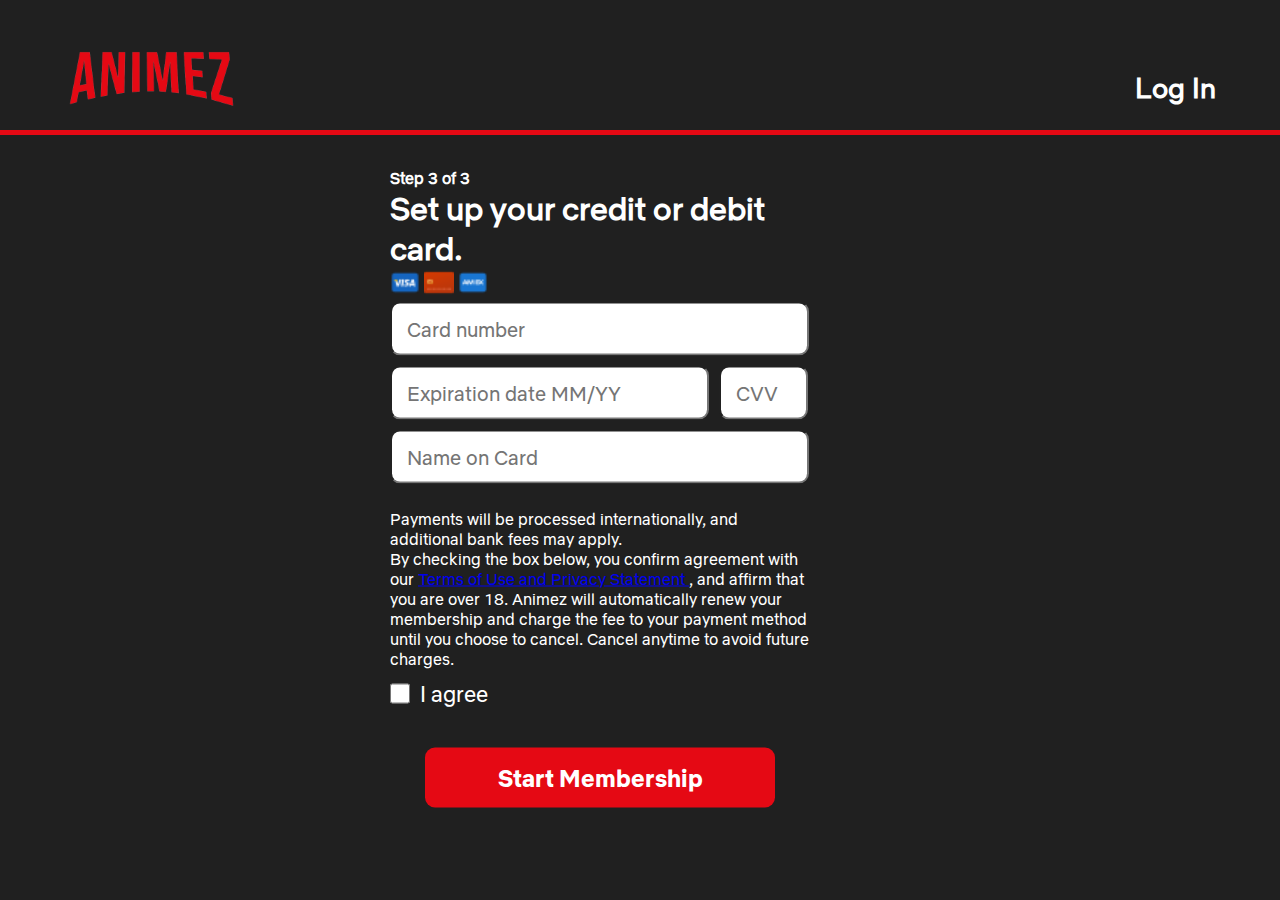
<file: src/creditdebit.html>
<!DOCTYPE html>
<html lang="en">
  <head>
    <meta charset="UTF-8" />
    <meta name="viewport" content="width=device-width, initial-scale=1.0" />
    <title>Sign Up</title>
    <link rel="stylesheet" href="/styles/creditdebit.css" />
    <script src="/script/creditdebit.js"></script>
  </head>
  <body>
    <div class="header">
      <nav>
        <img src="/images/Animez Logo.png" />
        <a href="/src/login.html">Log In</a>
      </nav>
      <div class="container">
        <div class="texts">
          <h4>Step 3 of 3</h4>
          <h1>Set up your credit or debit card.</h1>
          <div class="images">
            <img src="/images/Visa.png" />
            <img src="/images/Credit Card.png" />
            <img src="/images/American Express.png" />
          </div>
          <form>
            <input
              id="cardnum"
              type="text"
              autocomplete="off"
              maxlength="16"
              placeholder="Card number"
              required
            />
            <input
              id="expirationdate"
              type="text"
              placeholder="Expiration date MM/YY"
              autocomplete="off"
              maxlength="5"
              required
            />
            <input
              id="cvv"
              type="text"
              placeholder="CVV"
              required
              autocomplete="off"
              maxlength="3"
            />
            <input
              id="nameofcard"
              type="text"
              autocomplete="off"
              maxlength="50"
              placeholder="Name on Card"
              required
            />
          </form>
          <div class="paragraphs">
            <p>
              Payments will be processed internationally, and additional bank
              fees may apply.
            </p>
            <p>
              By checking the box below, you confirm agreement with our
              <a href="#">Terms of Use and Privacy Statement </a>, and affirm
              that you are over 18. Animez will automatically renew your
              membership and charge the fee to your payment method until you
              choose to cancel. Cancel anytime to avoid future charges.
            </p>
            <div class="checkbox">
              <input id="check" type="checkbox" />
              <p>I agree</p>
            </div>
            <div class="button">
              <button id="startmembership">Start Membership</button>
            </div>
          </div>
        </div>
      </div>
    </div>
  </body>
</html>
</file>
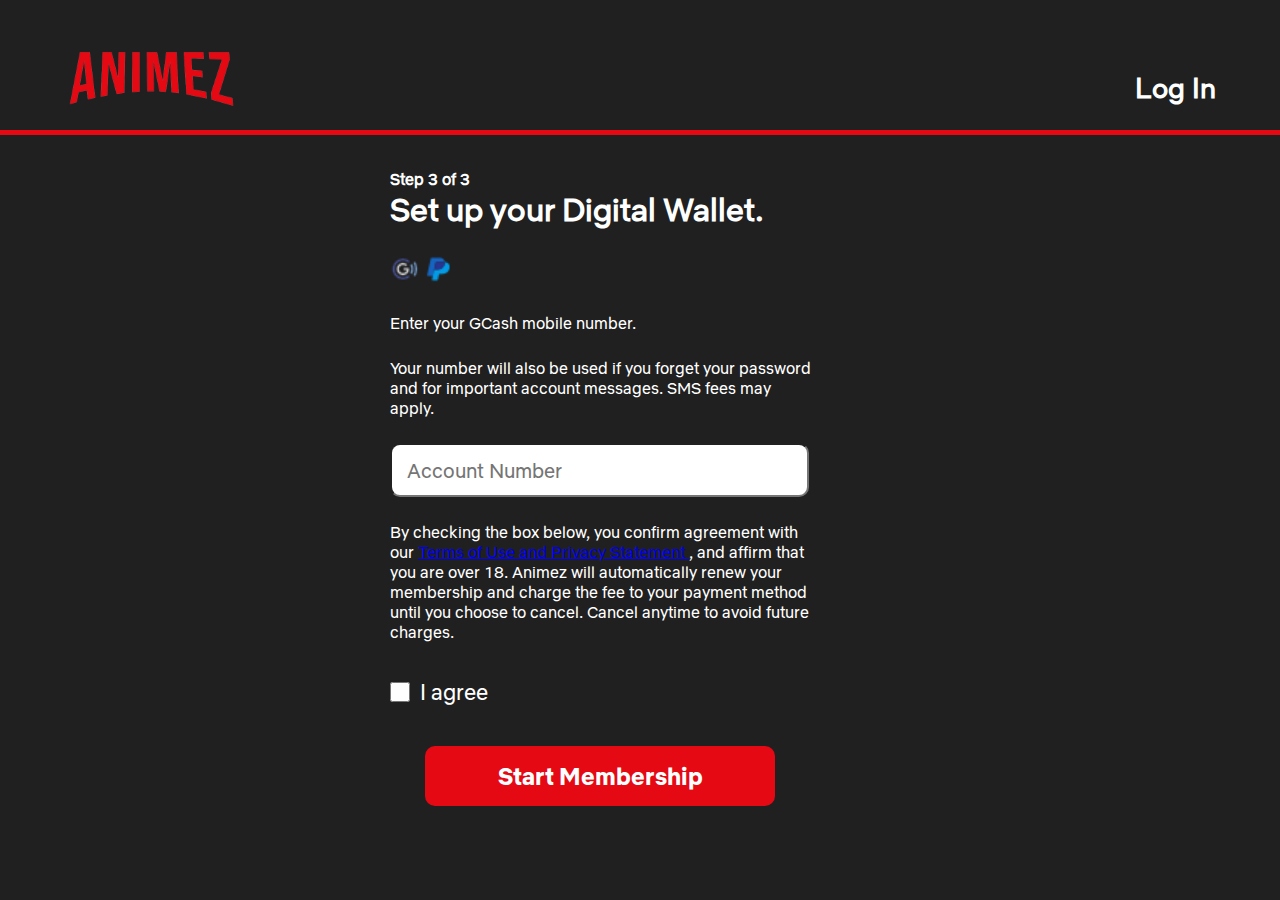
<file: src/digitalwallet.html>
<!DOCTYPE html>
<html lang="en">
  <head>
    <meta charset="UTF-8" />
    <meta name="viewport" content="width=device-width, initial-scale=1.0" />
    <title>Sign Up</title>
    <link rel="stylesheet" href="/styles/digitalwallet.css" />
    <script src="/script/digitalwallet.js"></script>
  </head>
  <body>
    <div class="header">
      <nav>
        <img src="/images/Animez Logo.png" />
        <a href="/src/login.html">Log In</a>
      </nav>
      <div class="container">
        <div class="texts">
          <h4>Step 3 of 3</h4>
          <h1>Set up your Digital Wallet.</h1>
          <div class="images">
            <img src="/images/Gcash.png" />
            <img src="/images/PayPal.png" />
          </div>
          <div class="par">
            <p id="onepar">Enter your GCash mobile number.</p>
            <p>
              Your number will also be used if you forget your password and for
              important account messages. SMS fees may apply.
            </p>
          </div>

          <form>
            <input
              id="accnum"
              type="text"
              placeholder="Account Number"
              required
              autocomplete="off"
              maxlength="10"
            />
          </form>
          <div class="paragraphs">
            <p>
              By checking the box below, you confirm agreement with our
              <a href="#">Terms of Use and Privacy Statement </a>, and affirm
              that you are over 18. Animez will automatically renew your
              membership and charge the fee to your payment method until you
              choose to cancel. Cancel anytime to avoid future charges.
            </p>
            <div class="checkbox">
              <input id="check" type="checkbox" />
              <p>I agree</p>
            </div>
            <div class="button">
              <button id="startmembership">Start Membership</button>
            </div>
          </div>
        </div>
      </div>
    </div>
  </body>
</html>
</file>
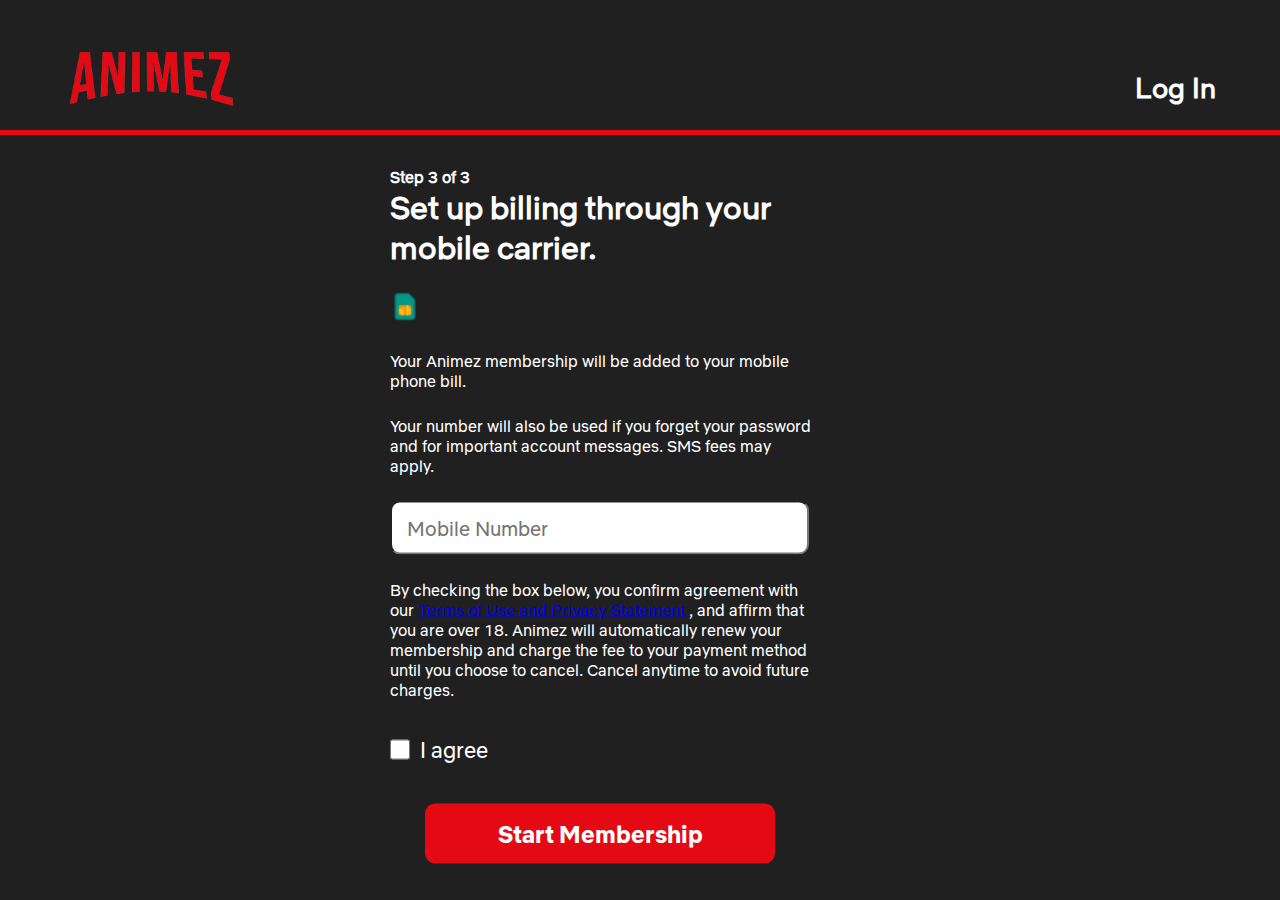
<file: src/mobilebill.html>
<!DOCTYPE html>
<html lang="en">
  <head>
    <meta charset="UTF-8" />
    <meta name="viewport" content="width=device-width, initial-scale=1.0" />
    <title>Sign Up</title>
    <link rel="stylesheet" href="/styles/mobilebill.css" />
    <script src="/script/mobilebill.js"></script>
  </head>
  <body>
    <div class="header">
      <nav>
        <img src="/images/Animez Logo.png" />
        <a href="/src/login.html">Log In</a>
      </nav>
      <div class="container">
        <div class="texts">
          <h4>Step 3 of 3</h4>
          <h1>Set up billing through your mobile carrier.</h1>
          <div class="images">
            <img src="/images/Sim Card.png" />
          </div>
          <div class="par">
            <p id="onepar">
              Your Animez membership will be added to your mobile phone bill.
            </p>
            <p>
              Your number will also be used if you forget your password and for
              important account messages. SMS fees may apply.
            </p>
          </div>

          <form>
            <input
              id="mobilenumber"
              type="text"
              placeholder="Mobile Number"
              required
              autocomplete="off"
              maxlength="11"
            />
          </form>
          <div class="paragraphs">
            <p>
              By checking the box below, you confirm agreement with our
              <a href="#">Terms of Use and Privacy Statement </a>, and affirm
              that you are over 18. Animez will automatically renew your
              membership and charge the fee to your payment method until you
              choose to cancel. Cancel anytime to avoid future charges.
            </p>
            <div class="checkbox">
              <input id="check" type="checkbox" />
              <p>I agree</p>
            </div>
            <div class="button">
              <button id="startmembership">Start Membership</button>
            </div>
          </div>
        </div>
      </div>
    </div>
  </body>
</html>
</file>
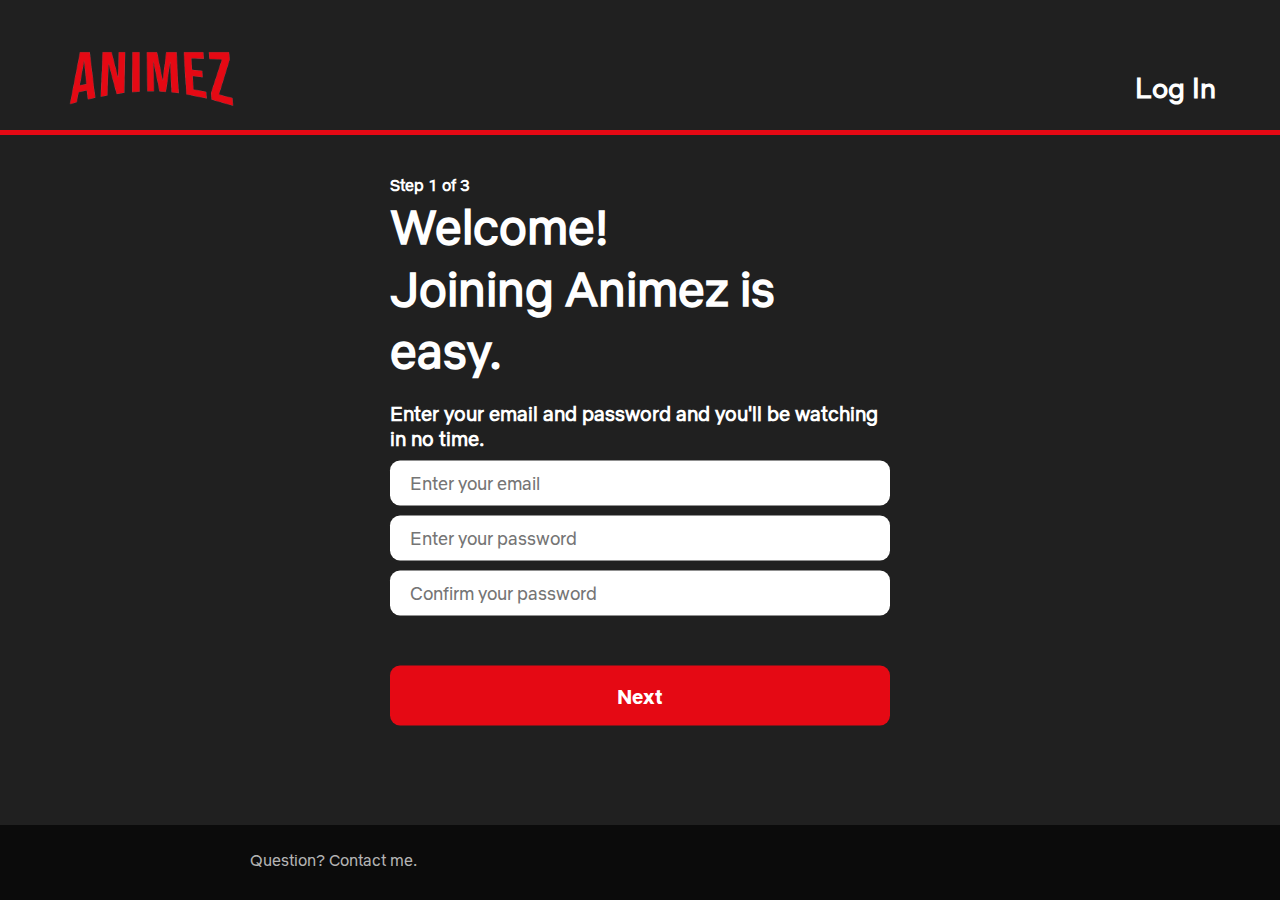
<file: src/signupstep1.html>
<!DOCTYPE html>
<html lang="en">
  <head>
    <meta charset="UTF-8" />
    <meta name="viewport" content="width=device-width, initial-scale=1.0" />
    <title>Sign Up</title>
    <link rel="stylesheet" href="/styles/signupstep1.css" />
    <script src="/script/signupstep1.js"></script>
  </head>
  <body>
    <div class="header">
      <nav>
        <img src="/images/Animez Logo.png" />
        <a href="/src/login.html">Log In</a>
      </nav>
      <div class="container">
        <h4>Step 1 of 3</h4>
        <h1>Welcome!</h1>
        <h1>Joining Animez is easy.</h1>
        <h2>
          Enter your email and password and you'll be watching in no time.
        </h2>
        <form>
          <input
            id="emailinput"
            type="email"
            placeholder="Enter your email"
            autocomplete="off"
            required
          />
          <input
            id="passwordinput"
            type="password"
            placeholder="Enter your password"
            autocomplete="off"
            required
          />
          <input
            id="conpassinput"
            type="password"
            placeholder="Confirm your password"
            autocomplete="off"
            required
          />
          <button id="nextbtn">Next</button>
        </form>
      </div>
    </div>

    <div class="footer">
      <div class="question">
        <p>Question? Contact me.</p>
      </div>
    </div>
  </body>
</html>
</file>
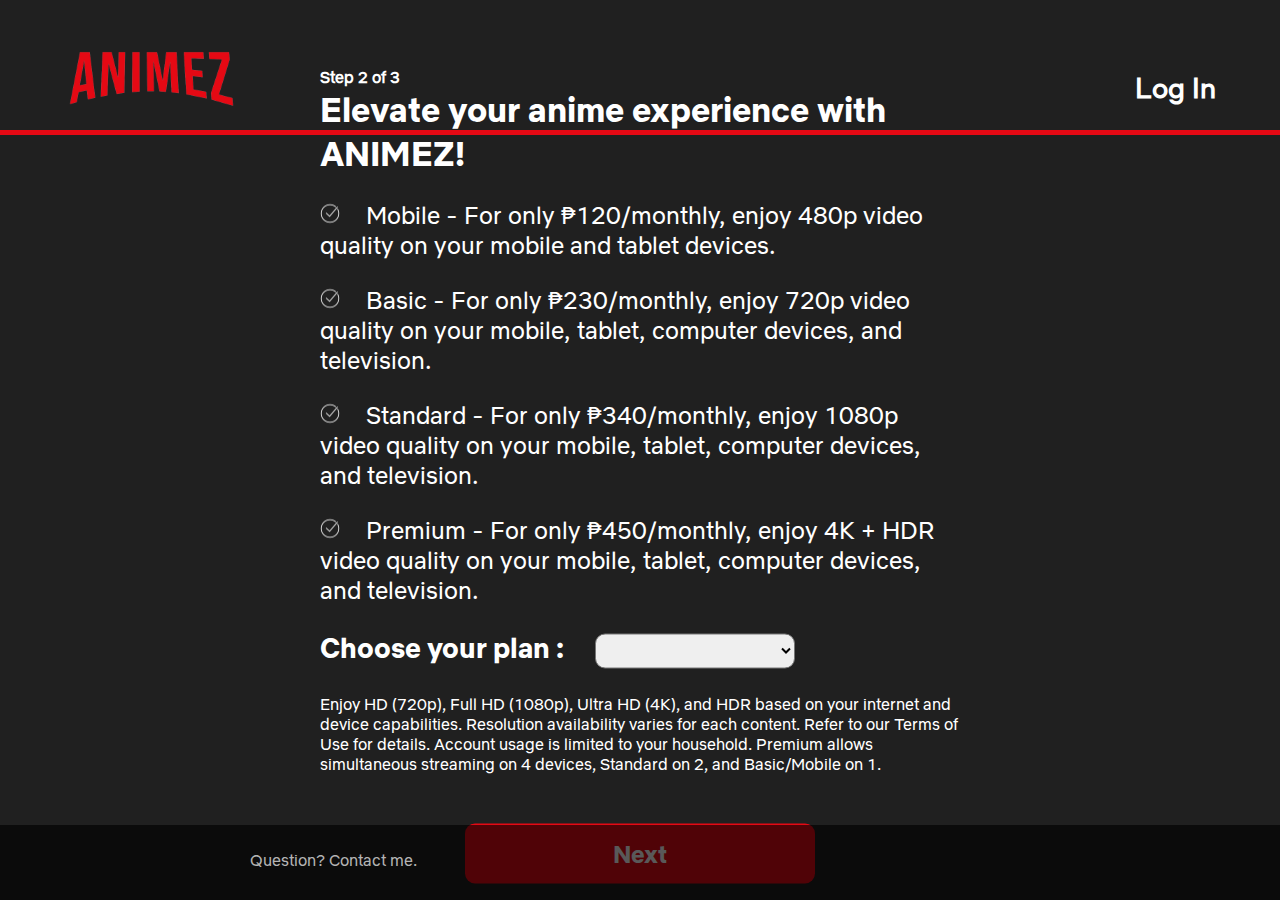
<file: src/signupstep2.html>
<!DOCTYPE html>
<html lang="en">
  <head>
    <meta charset="UTF-8" />
    <meta name="viewport" content="width=device-width, initial-scale=1.0" />
    <title>Sign Up</title>
    <link rel="stylesheet" href="/styles/signupstep2.css" />
    <script src="/script/signupstep2.js"></script>
  </head>
  <body>
    <div class="header">
      <nav>
        <img src="/images/Animez Logo.png" />
        <a href="/src/login.html">Log In</a>
      </nav>
      <div class="container">
        <h4>Step 2 of 3</h4>
        <h1>Elevate your anime experience with ANIMEZ!</h1>
        <li>
          <img src="/images/Check.png" />
          Mobile - For only ₱120/monthly, enjoy 480p video quality on your
          mobile and tablet devices.
        </li>
        <li>
          <img src="/images/Check.png" />
          Basic - For only ₱230/monthly, enjoy 720p video quality on your
          mobile, tablet, computer devices, and television.
        </li>
        <li>
          <img src="/images/Check.png" />
          Standard - For only ₱340/monthly, enjoy 1080p video quality on your
          mobile, tablet, computer devices, and television.
        </li>
        <li>
          <img src="/images/Check.png" />
          Premium - For only ₱450/monthly, enjoy 4K + HDR video quality on your
          mobile, tablet, computer devices, and television.
        </li>
        <h2>
          Choose your plan :
          <select id="selectplan" onclick="showOptions()">
            <option value="" style="display: none"></option>
            <option value="Mobile">Mobile</option>
            <option value="Basic">Basic</option>
            <option value="Standard">Standard</option>
            <option value="Premium">Premium</option>
          </select>
        </h2>
        <p>
          Enjoy HD (720p), Full HD (1080p), Ultra HD (4K), and HDR based on your
          internet and device capabilities. Resolution availability varies for
          each content. Refer to our Terms of Use for details. Account usage is
          limited to your household. Premium allows simultaneous streaming on 4
          devices, Standard on 2, and Basic/Mobile on 1.
        </p>
        <div id="nextbtn" class="btn">
          <button>Next</button>
        </div>
      </div>
    </div>

    <div class="footer">
      <div class="question">
        <p>Question? Contact me.</p>
      </div>
    </div>
  </body>
</html>
</file>
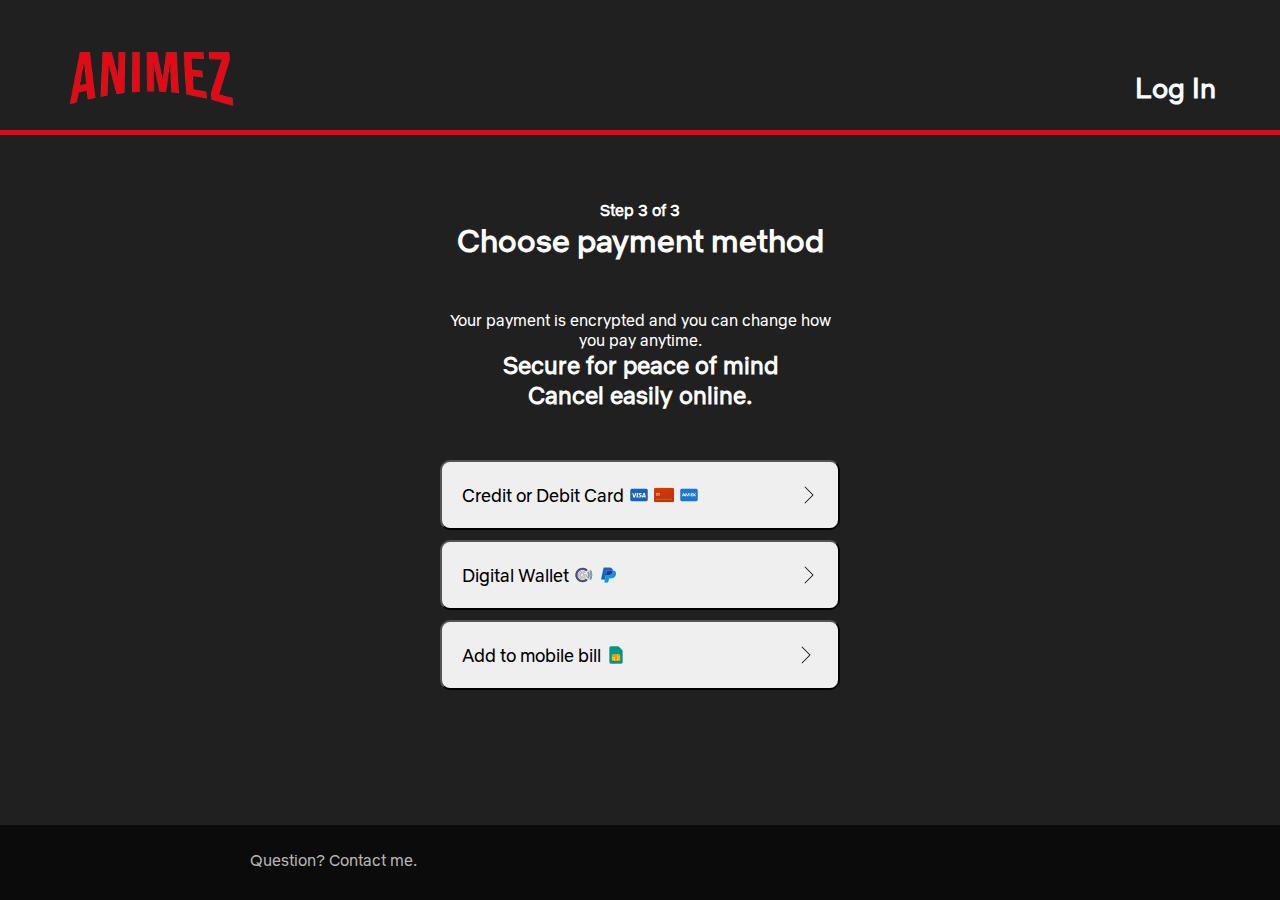
<file: src/signupstep3.html>
<!DOCTYPE html>
<html lang="en">
  <head>
    <meta charset="UTF-8" />
    <meta name="viewport" content="width=device-width, initial-scale=1.0" />
    <title>Sign Up</title>
    <link rel="stylesheet" href="/styles/signupstep3.css" />
    <script src="/script/signupstep3.js"></script>
  </head>
  <body>
    <div class="header">
      <nav>
        <img src="/images/Animez Logo.png" />
        <a href="/src/login.html">Log In</a>
      </nav>
      <div class="container">
        <div class="texts">
          <h4>Step 3 of 3</h4>
          <h1>Choose payment method</h1>
          <p>
            Your payment is encrypted and you can change how you pay anytime.
          </p>
          <h2>Secure for peace of mind</h2>
          <h2>Cancel easily online.</h2>
        </div>
        <div class="buttons">
          <button id="creditdebitcard">
            Credit or Debit Card
            <img src="/images/Visa.png" />
            <img src="/images/Credit Card.png" />
            <img src="/images/American Express.png" />
            <img class="arrowcred" src="/images/Arrow.png" />
          </button>
          <button id="digitalwallet">
            Digital Wallet
            <img src="/images/Gcash.png" />
            <img src="/images/PayPal.png" />
            <img class="arrowdig" src="/images/Arrow.png" />
          </button>
          <button id="mobilebill">
            Add to mobile bill
            <img src="/images/Sim Card.png" />
            <img class="arrowmob" src="/images/Arrow.png" />
          </button>
        </div>
      </div>
    </div>

    <div class="footer">
      <div class="question">
        <p>Question? Contact me.</p>
      </div>
    </div>
  </body>
</html>
</file>
<file: styles/creditdebit.css>
@font-face {
  font-family: NetflixRegular;
  src: url("/fonts/NetflixSans-Regular.otf");
}

@font-face {
  font-family: NetflixBold;
  src: url("/fonts/NetflixSans-Bold.otf");
}

* {
  margin: 0;
  padding: 0;
  font-family: NetflixRegular;
}

body {
  color: white;
  background-color: #202020;
}

.header {
  margin-bottom: 300px;
  height: 130px;
  border-bottom: 5px solid #e50914;
}

nav {
  display: flex;
  align-items: center;
  text-align: center;
  justify-content: space-between;
  padding-left: 5%;
  padding-right: 5%;
}

nav img {
  width: 175px;
}

nav a {
  font-size: NetflixBold;
  text-decoration: none;
  color: white;
  font-size: 28px;
  font-weight: 700;
}

.container {
  position: absolute;
  left: 50%;
  top: 50%;
  transform: translate(-50%, -50%);
  width: 500px;
}

h4 {
  padding-top: 75px;
}

h1 {
  width: 400px;
  text-align: left;
}

.images img {
  width: 30px;
}

form {
  display: grid;
  gap: 10px;
  grid-template-columns: 1fr 1fr;
}

input {
  height: 50px;
  padding-left: 15px;
  border-radius: 10px;
  font-size: 20px;
}
#cardnum {
  grid-column: span 2;
  width: 400px;
}

#expirationdate {
  grid-column: span 1;
  width: 300px;
}

#cvv {
  grid-column: span 1;
  width: 70px;
}

#nameofcard {
  grid-column: span 2;
  width: 400px;
}

.paragraphs {
  width: 420px;
  text-align: left;
  margin-top: 25px;
}

.checkbox {
  display: inline-flex;
  align-items: center;
}

.checkbox input {
  width: 20px;
}
.checkbox p {
  margin-left: 10px;
  font-size: 22px;
}

.button {
  margin-top: 25px;
  text-align: center;
}

.button button {
  background-color: #e50914;
  height: 60px;
  width: 350px;
  color: white;
  font-size: 24px;
  font-family: NetflixBold;
  border: 0;
  border-radius: 10px;
}

button:hover {
  cursor: pointer;
}
</file>
<file: styles/digitalwallet.css>
@font-face {
  font-family: NetflixRegular;
  src: url("/fonts/NetflixSans-Regular.otf");
}

@font-face {
  font-family: NetflixBold;
  src: url("/fonts/NetflixSans-Bold.otf");
}

* {
  margin: 0;
  padding: 0;
  font-family: NetflixRegular;
}

body {
  color: white;
  background-color: #202020;
}

.header {
  margin-bottom: 300px;
  height: 130px;
  border-bottom: 5px solid #e50914;
}

nav {
  display: flex;
  align-items: center;
  text-align: center;
  justify-content: space-between;
  padding-left: 5%;
  padding-right: 5%;
}

nav img {
  width: 175px;
}

nav a {
  font-size: NetflixBold;
  text-decoration: none;
  color: white;
  font-size: 28px;
  font-weight: 700;
}

.container {
  position: absolute;
  left: 50%;
  top: 50%;
  transform: translate(-50%, -50%);
  width: 500px;
}

h4 {
  padding-top: 75px;
}

h1 {
  width: 400px;
  text-align: left;
}

.images {
  margin-top: 25px;
  margin-bottom: 25px;
}
.images img {
  width: 30px;
}

.par {
  width: 425px;
}

#onepar {
  margin-bottom: 25px;
}

.container form {
  padding-right: 200px;
}

input {
  width: 400px;
  height: 50px;
  padding-left: 15px;
  border-radius: 10px;
  font-size: 20px;
  margin-top: 25px;
}

.paragraphs {
  width: 420px;
  text-align: left;
  margin-top: 25px;
}

.checkbox {
  display: inline-flex;
  align-items: center;
}

.checkbox input {
  width: 20px;
}

.checkbox p {
  margin-top: 25px;
  margin-left: 10px;
  font-size: 22px;
}

.button {
  margin-top: 25px;
  text-align: center;
}

.button button {
  background-color: #e50914;
  height: 60px;
  width: 350px;
  color: white;
  font-size: 24px;
  font-family: NetflixBold;
  border: 0;
  border-radius: 10px;
}

button:hover {
  cursor: pointer;
}
</file>
<file: styles/mobilebill.css>
@font-face {
  font-family: NetflixRegular;
  src: url("/fonts/NetflixSans-Regular.otf");
}

@font-face {
  font-family: NetflixBold;
  src: url("/fonts/NetflixSans-Bold.otf");
}

* {
  margin: 0;
  padding: 0;
  font-family: NetflixRegular;
}

body {
  color: white;
  background-color: #202020;
}

.header {
  margin-bottom: 300px;
  height: 130px;
  border-bottom: 5px solid #e50914;
}

nav {
  display: flex;
  align-items: center;
  text-align: center;
  justify-content: space-between;
  padding-left: 5%;
  padding-right: 5%;
}

nav img {
  width: 175px;
}

nav a {
  font-size: NetflixBold;
  text-decoration: none;
  color: white;
  font-size: 28px;
  font-weight: 700;
}

.container {
  position: absolute;
  left: 50%;
  top: 50%;
  transform: translate(-50%, -50%);
  width: 500px;
}

h4 {
  padding-top: 130px;
}

h1 {
  width: 400px;
  text-align: left;
}

.images {
  margin-top: 25px;
  margin-bottom: 25px;
}
.images img {
  width: 30px;
}

.par {
  width: 425px;
}

#onepar {
  margin-bottom: 25px;
}

input {
  width: 400px;
  height: 50px;
  padding-left: 15px;
  border-radius: 10px;
  font-size: 20px;
  margin-top: 25px;
}

.paragraphs {
  width: 420px;
  text-align: left;
  margin-top: 25px;
}

.checkbox {
  display: inline-flex;
  align-items: center;
}

.checkbox input {
  width: 20px;
}

.checkbox p {
  margin-top: 25px;
  margin-left: 10px;
  font-size: 22px;
}

.button {
  margin-top: 25px;
  text-align: center;
}

.button button {
  background-color: #e50914;
  height: 60px;
  width: 350px;
  color: white;
  font-size: 24px;
  font-family: NetflixBold;
  border: 0;
  border-radius: 10px;
}

button:hover {
  cursor: pointer;
}
</file>
<file: styles/signupstep1.css>
@font-face {
  font-family: NetflixRegular;
  src: url("/fonts/NetflixSans-Regular.otf");
}

@font-face {
  font-family: NetflixBold;
  src: url("/fonts/NetflixSans-Bold.otf");
}

* {
  margin: 0;
  padding: 0;
  font-family: NetflixRegular;
}

body {
  color: white;
  background-color: #202020;
}

.header {
  margin-bottom: 300px;
  height: 130px;
  border-bottom: 5px solid #e50914;
}

nav {
  display: flex;
  align-items: center;
  text-align: center;
  justify-content: space-between;
  padding-left: 5%;
  padding-right: 5%;
}

nav img {
  width: 175px;
}

nav a {
  font-size: NetflixBold;
  text-decoration: none;
  color: white;
  font-size: 28px;
  font-weight: 700;
}

.container {
  position: absolute;
  top: 50%;
  left: 50%;
  transform: translate(-50%, -50%);
  max-width: 500px;
}

.container form {
  display: flex;
  flex-direction: column;
}

.container h1 {
  font-size: 48px;
  font-size: NetflixBold;
  font-weight: 900px;
}

.container h2 {
  margin-top: 20px;
  font-size: 20px;
}

.container h3 {
  margin-top: 30px;
  margin-bottom: 40px;
}

form input {
  font-size: 18px;
  height: 45px;
  padding-left: 20px;
  border: 0;
  margin-top: 10px;
  border-radius: 10px;
}

form button {
  background-color: #e50914;
  height: 60px;
  color: white;
  margin-top: 50px;
  font-size: 20px;
  font-family: NetflixBold;
  border: 0;
  border-radius: 10px;
}

.footer {
  position: absolute;
  bottom: 0;
  left: 0;
  width: 100%;
  height: 75px;
  background-color: rgba(0, 0, 0, 0.65);
  color: #b3b3b3;
}

.footer p {
  margin: 25px 0 0 250px;
}

button:hover {
  cursor: pointer;
}
</file>
<file: styles/signupstep2.css>
@font-face {
  font-family: NetflixRegular;
  src: url("/fonts/NetflixSans-Regular.otf");
}

@font-face {
  font-family: NetflixBold;
  src: url("/fonts/NetflixSans-Bold.otf");
}

* {
  margin: 0;
  padding: 0;
  font-family: NetflixRegular;
}

body {
  color: white;
  background-color: #202020;
}

.header {
  margin-bottom: 300px;
  height: 130px;
  border-bottom: 5px solid #e50914;
}

nav {
  display: flex;
  align-items: center;
  text-align: center;
  justify-content: space-between;
  padding-left: 5%;
  padding-right: 5%;
}

nav img {
  width: 175px;
}

nav a {
  font-size: NetflixBold;
  text-decoration: none;
  color: white;
  font-size: 28px;
  font-weight: 700;
}

.container {
  position: absolute;
  left: 50%;
  top: 50%;
  transform: translate(-50%, -50%);
  max-width: 1000px;
}
.container h1 {
  margin-bottom: 25px;
  font-family: NetflixBold;
  font-size: 34px;
  font-weight: 900;
}

.container h2 {
  margin-top: 25px;
  margin-bottom: 25px;
  font-family: NetflixBold;
  font-size: 28px;
}

.container h4 {
  margin-top: 50px;
}

.container li {
  font-size: 24px;
  font-family: NetflixRegular;
  list-style: none;
  margin-bottom: 25px;
}

.container li img {
  margin-right: 20px;
}

.container select {
  margin-left: 25px;
  padding-left: 10px;
  width: 200px;
  font-size: 18px;
  font-family: NetflixRegular;
  color: black;
  height: 35px;
  border-radius: 10px;
}

select:hover {
  cursor: pointer;
}

.btn {
  display: flex;
  margin-top: 50px;
  align-items: center;
  justify-content: center;
}

.btn button {
  background-color: #e50914;
  height: 60px;
  width: 350px;
  color: white;
  font-size: 24px;
  font-family: NetflixBold;
  border: 0;
  border-radius: 10px;
}

button:hover {
  cursor: pointer;
}

.footer {
  position: absolute;
  bottom: 0;
  left: 0;
  width: 100%;
  height: 75px;
  background-color: rgba(0, 0, 0, 0.65);
  color: #b3b3b3;
}

.footer p {
  margin: 25px 0 0 250px;
}
</file>
<file: styles/signupstep3.css>
@font-face {
  font-family: NetflixRegular;
  src: url("/fonts/NetflixSans-Regular.otf");
}

@font-face {
  font-family: NetflixBold;
  src: url("/fonts/NetflixSans-Bold.otf");
}

* {
  margin: 0;
  padding: 0;
  font-family: NetflixRegular;
}

body {
  color: white;
  background-color: #202020;
}

.header {
  margin-bottom: 300px;
  height: 130px;
  border-bottom: 5px solid #e50914;
}

nav {
  display: flex;
  align-items: center;
  text-align: center;
  justify-content: space-between;
  padding-left: 5%;
  padding-right: 5%;
}

nav img {
  width: 175px;
}

nav a {
  font-size: NetflixBold;
  text-decoration: none;
  color: white;
  font-size: 28px;
  font-weight: 700;
}

.container {
  position: absolute;
  left: 50%;
  top: 50%;
  transform: translate(-50%, -50%);
  text-align: center;
}

.container h1 {
  margin-bottom: 50px;
}

.texts {
  width: 400px;
}

.buttons {
  margin-top: 50px;
  display: flex;
  flex-direction: column;
}

button {
  display: flex;
  align-items: center;
  margin-bottom: 10px;
}

button:hover {
  cursor: pointer;
}

button img {
  padding-left: 5px;
}

.buttons button {
  text-align: left;
  border-radius: 10px;
  height: 70px;
  padding-left: 20px;
  font-size: 18px;
}

.arrowcred {
  padding-left: 100px;
}

.arrowdig {
  padding-left: 180px;
}

.arrowmob {
  padding-left: 170px;
}

.footer {
  position: absolute;
  bottom: 0;
  left: 0;
  width: 100%;
  height: 75px;
  background-color: rgba(0, 0, 0, 0.65);
  color: #b3b3b3;
}

.footer p {
  margin: 25px 0 0 250px;
}
</file>
